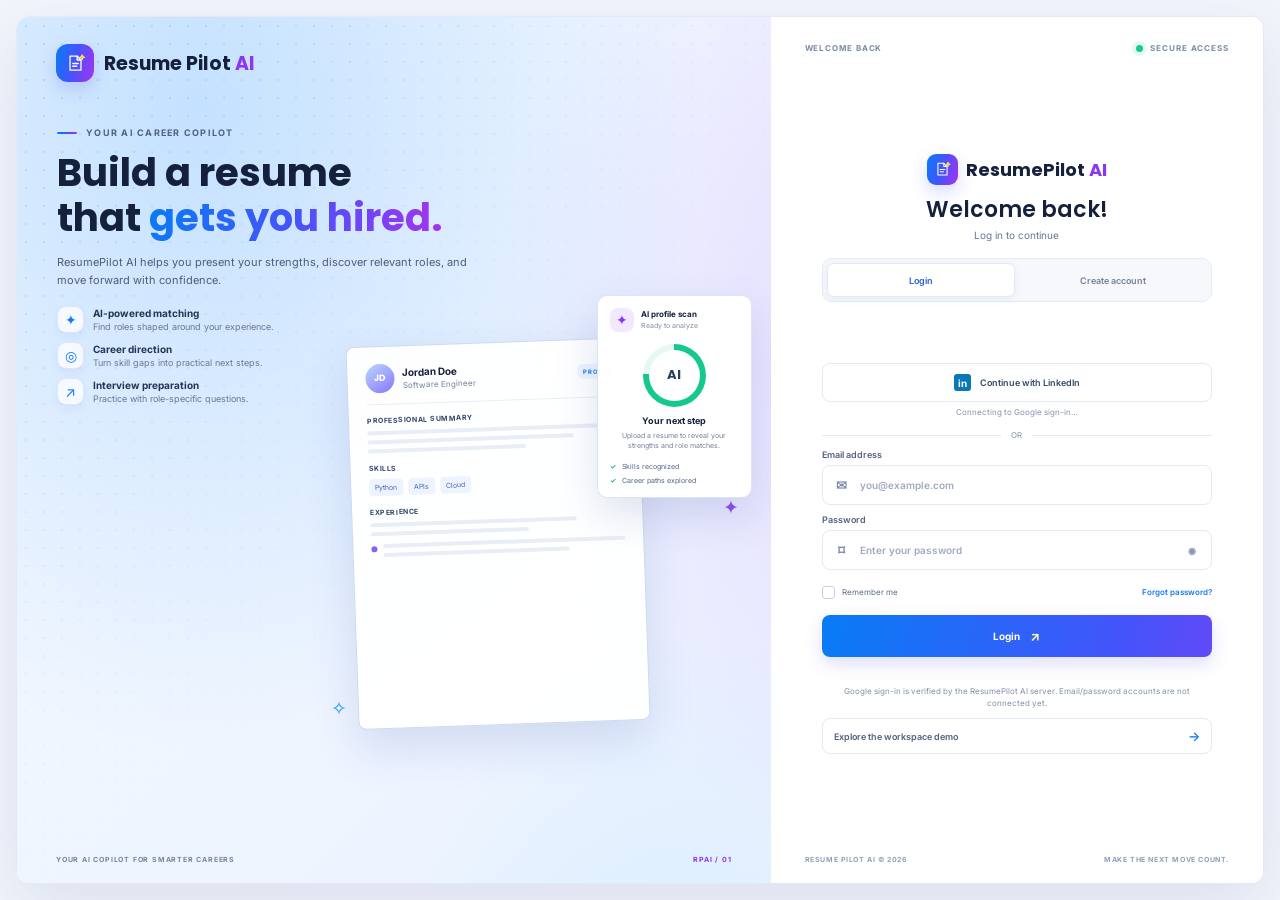
<file: frontend/login.html>
<!DOCTYPE html>
<html lang="en">
<head>
    <meta charset="UTF-8">
    <meta name="viewport" content="width=device-width, initial-scale=1.0">
    <meta name="theme-color" content="#f5f6fb">
    <title>Sign in | Resume Pilot AI</title>
    <link rel="preconnect" href="https://fonts.googleapis.com">
    <link rel="preconnect" href="https://fonts.gstatic.com" crossorigin>
    <link href="https://fonts.googleapis.com/css2?family=Inter:wght@400;500;600;700&family=Poppins:wght@400;500;600;700&display=swap" rel="stylesheet">
    <link rel="stylesheet" href="login.css">
    <script id="googleIdentityScript" src="https://accounts.google.com/gsi/client" async defer></script>
    <script src="login.js" defer></script>
</head>
<body class="login-page">
    <main class="login-shell">
        <section class="brand-panel" aria-labelledby="brandHeadline">
            <a class="login-brand" href="index.html" aria-label="Resume Pilot AI workspace">
                <span class="login-brand-mark" aria-hidden="true"><svg viewBox="0 0 32 32" fill="none"><path d="M9 6.5h9l5 5v13H9z"/><path d="M18 6.5v5h5M12.5 16h7M12.5 19.5h5"/><path class="logo-spark" d="m24.5 5 .9 2.1 2.1.9-2.1.9-.9 2.1-.9-2.1-2.1-.9 2.1-.9z"/></svg></span>
                <span>Resume Pilot <span class="brand-ai">AI</span></span>
            </a>

            <div class="brand-message">
                <p class="login-kicker"><span class="kicker-line"></span>YOUR AI CAREER COPILOT</p>
                <h1 id="brandHeadline">Build a resume<br>that <span>gets you hired.</span></h1>
                <p class="brand-description">ResumePilot AI helps you present your strengths, discover relevant roles, and move forward with confidence.</p>
                <ul class="feature-list">
                    <li><span class="feature-icon">✦</span><span><strong>AI-powered matching</strong><small>Find roles shaped around your experience.</small></span></li>
                    <li><span class="feature-icon">◎</span><span><strong>Career direction</strong><small>Turn skill gaps into practical next steps.</small></span></li>
                    <li><span class="feature-icon">↗</span><span><strong>Interview preparation</strong><small>Practice with role-specific questions.</small></span></li>
                </ul>
            </div>

            <div class="resume-scene" aria-label="Illustration of a resume profile and AI career analysis">
                <div class="resume-sheet">
                    <div class="resume-person"><span class="person-avatar">JD</span><span><strong>Jordan Doe</strong><small>Software Engineer</small></span><span class="resume-pill">PROFILE</span></div>
                    <div class="resume-rule"></div>
                    <span class="resume-label">PROFESSIONAL SUMMARY</span>
                    <div class="resume-line line-long"></div><div class="resume-line line-wide"></div><div class="resume-line line-medium"></div>
                    <span class="resume-label skills-label">SKILLS</span>
                    <div class="resume-tags"><i>Python</i><i>APIs</i><i>Cloud</i></div>
                    <span class="resume-label experience-label">EXPERIENCE</span>
                    <div class="resume-line line-wide"></div><div class="resume-line line-medium"></div>
                    <div class="resume-experience"><b></b><span></span><span></span></div>
                </div>
                <div class="analysis-card">
                    <div class="analysis-heading"><span class="analysis-spark">✦</span><span><strong>AI profile scan</strong><small>Ready to analyze</small></span></div>
                    <div class="score-gauge"><span>AI</span></div>
                    <strong class="analysis-title">Your next step</strong>
                    <p>Upload a resume to reveal your strengths and role matches.</p>
                    <div class="analysis-check"><b>✓</b> Skills recognized</div>
                    <div class="analysis-check"><b>✓</b> Career paths explored</div>
                </div>
                <span class="scene-spark spark-a">✦</span><span class="scene-spark spark-b">✧</span>
            </div>

            <div class="brand-footer"><span>YOUR AI COPILOT FOR SMARTER CAREERS</span><span>RPAI / 01</span></div>
        </section>

        <section class="form-panel" aria-labelledby="loginTitle">
            <div class="form-topline"><span>WELCOME BACK</span><span class="secure-label"><i></i>SECURE ACCESS</span></div>
            <div class="form-content">
                <div class="form-brand"><span class="login-brand-mark" aria-hidden="true"><svg viewBox="0 0 32 32" fill="none"><path d="M9 6.5h9l5 5v13H9z"/><path d="M18 6.5v5h5M12.5 16h7M12.5 19.5h5"/><path class="logo-spark" d="m24.5 5 .9 2.1 2.1.9-2.1.9-.9 2.1-.9-2.1-2.1-.9 2.1-.9z"/></svg></span><strong>ResumePilot <span>AI</span></strong></div>
                <h2 id="loginTitle">Welcome back!</h2>
                <p class="form-intro" id="formIntro">Log in to continue</p>
                <div class="auth-tabs" role="tablist" aria-label="Account access">
                    <button class="auth-tab active" id="loginTab" type="button" role="tab" aria-selected="true" aria-controls="accountForm" data-auth-mode="login">Login</button>
                    <button class="auth-tab" id="createAccountTab" type="button" role="tab" aria-selected="false" aria-controls="accountForm" data-auth-mode="register">Create account</button>
                </div>
                <div class="google-button-wrap"><div id="googleSignInButton"></div></div>
                <button class="provider-button linkedin-button" id="linkedinButton" type="button"><span class="linkedin-mark">in</span>Continue with LinkedIn</button>
                <p class="google-status" id="googleStatus" role="status" aria-live="polite">Connecting to Google sign-in…</p>
                <div class="form-divider"><span></span><b>OR</b><span></span></div>
                <form id="accountForm" novalidate>
                    <label class="login-field register-only" for="fullName" hidden><span>Full name</span><input id="fullName" name="name" type="text" autocomplete="name" placeholder="Your name"></label>
                    <label class="login-field" for="email"><span>Email address</span><span class="input-shell"><span class="field-icon" aria-hidden="true">✉</span><input id="email" name="email" type="email" autocomplete="email" placeholder="you@example.com" required></span></label>
                    <label class="login-field" for="password"><span>Password</span><span class="input-shell"><span class="field-icon" aria-hidden="true">⌑</span><input id="password" name="password" type="password" autocomplete="current-password" placeholder="Enter your password" minlength="8" required><button class="reveal-button" id="togglePassword" type="button" aria-label="Show password" aria-pressed="false">◉</button></span></label>
                    <div class="form-options"><label class="remember-option"><input type="checkbox" id="rememberMe"><span class="custom-check" aria-hidden="true"></span><span>Remember me</span></label><button class="forgot-button" id="forgotPasswordButton" type="button">Forgot password?</button></div>
                    <button class="sign-in-button" type="submit"><span id="submitLabel">Login</span><span aria-hidden="true">↗</span></button>
                </form>
                <p class="form-message" id="formMessage" role="status" aria-live="polite"></p>
                <p class="auth-note" id="authNote">Google sign-in is verified by the ResumePilot AI server. Email/password accounts are not connected yet.</p>
                <a class="workspace-link" href="index.html"><span>Explore the workspace demo</span><span aria-hidden="true">→</span></a>
            </div>
            <footer class="form-footer"><span>RESUME PILOT AI © 2026</span><span>MAKE THE NEXT MOVE COUNT.</span></footer>
        </section>
    </main>
</body>
</html>
</file>
<file: frontend/login.css>
:root {
    --pilot-ink: #14203c;
    --pilot-muted: #687692;
    --pilot-blue: #1479f8;
    --pilot-violet: #8c35f5;
    --pilot-cyan: #54c6ff;
    --pilot-line: #e3eaf5;
    --pilot-soft: #f5f8ff;
    --pilot-font: "Inter", "Segoe UI", sans-serif;
    --pilot-display: "Poppins", "Segoe UI", sans-serif;
    --pilot-gradient: linear-gradient(105deg, #087cf5 0%, #4354fa 48%, #a832ee 100%);
    --pilot-shadow: 0 22px 70px rgba(67, 87, 155, .13);
}

* { box-sizing: border-box; }
body.login-page {
    min-width: 320px;
    min-height: 100vh;
    margin: 0;
    padding: 16px;
    color: var(--pilot-ink);
    background: #f2f5fb;
    font-family: var(--pilot-font);
    font-size: 14px;
}
button, input { font: inherit; }
button:focus-visible, input:focus-visible, a:focus-visible { outline: 3px solid rgba(51, 119, 244, .25); outline-offset: 3px; }
[hidden] { display: none !important; }
[hidden] { display: none !important; }

.login-shell {
    display: grid;
    width: min(1480px, 100%);
    min-height: min(940px, calc(100vh - 32px));
    grid-template-columns: minmax(0, 1.53fr) minmax(390px, 1fr);
    margin: 0 auto;
    overflow: hidden;
    border: 1px solid #e4eaf5;
    border-radius: 13px;
    background: #fff;
    box-shadow: var(--pilot-shadow);
}

.brand-panel {
    position: relative;
    display: flex;
    min-width: 0;
    min-height: 780px;
    flex-direction: column;
    overflow: hidden;
    padding: 27px 39px 19px;
    isolation: isolate;
    background: linear-gradient(140deg, #f8fbff 2%, #eef5ff 45%, #f6efff 100%);
}
.brand-panel::before {
    position: absolute;
    z-index: -2;
    inset: -12%;
    background:
        radial-gradient(ellipse at 19% 12%, rgba(62, 160, 255, .26), transparent 32%),
        radial-gradient(ellipse at 78% 26%, rgba(165, 86, 255, .20), transparent 34%),
        radial-gradient(ellipse at 55% 90%, rgba(64, 203, 255, .22), transparent 36%),
        linear-gradient(136deg, #f4f9ff 5%, #edf3ff 54%, #faf1ff 100%);
    background-size: 150% 150%;
    animation: hero-glow 18s ease-in-out infinite alternate;
    content: "";
}
.brand-panel::after {
    position: absolute;
    z-index: -1;
    inset: 0;
    background-image: radial-gradient(rgba(57, 104, 201, .16) .7px, transparent .9px);
    background-size: 18px 18px;
    content: "";
    mask-image: linear-gradient(135deg, black 0%, transparent 66%);
    pointer-events: none;
}
@keyframes hero-glow { to { transform: translate3d(1.2%, -1%, 0) scale(1.035); background-position: 100% 45%; } }

.login-brand { position: relative; z-index: 2; display: inline-flex; width: fit-content; align-items: center; gap: 10px; color: var(--pilot-ink); font: 700 19px var(--pilot-display); text-decoration: none; }
.login-brand-mark { display: grid; width: 38px; height: 38px; flex: 0 0 auto; place-items: center; border-radius: 12px; background: var(--pilot-gradient); box-shadow: 0 7px 17px rgba(77, 91, 231, .22); }
.login-brand-mark svg { width: 25px; height: 25px; stroke: white; stroke-linecap: round; stroke-linejoin: round; stroke-width: 1.65; }
.login-brand-mark .logo-spark { fill: #ffdb52; stroke: #ffdb52; }
.brand-ai { color: var(--pilot-violet); }
.brand-message { position: relative; z-index: 2; width: min(470px, 62%); margin: 45px 0 0 1px; }
.login-kicker { display: flex; align-items: center; gap: 9px; margin: 0 0 12px; color: #506182; font-size: 9px; font-weight: 700; letter-spacing: 1.25px; }
.kicker-line { width: 20px; height: 2px; border-radius: 2px; background: var(--pilot-gradient); }
.brand-message h1 { margin: 0; font: 700 clamp(27px, 3vw, 42px)/1.18 var(--pilot-display); letter-spacing: 0; }
.brand-message h1 span { color: transparent; background: var(--pilot-gradient); background-clip: text; -webkit-background-clip: text; }
.brand-description { max-width: 420px; margin: 12px 0 17px; color: #4e5d78; font-size: 11px; line-height: 1.65; }
.feature-list { display: grid; gap: 9px; margin: 0; padding: 0; list-style: none; }
.feature-list li { display: flex; align-items: center; gap: 9px; min-width: 0; }
.feature-icon { display: grid; width: 27px; height: 27px; flex: 0 0 auto; place-items: center; border: 1px solid rgba(101, 115, 247, .16); border-radius: 9px; background: rgba(255,255,255,.75); color: var(--pilot-blue); font-size: 14px; box-shadow: 0 4px 10px rgba(73, 103, 192, .07); }
.feature-list strong, .feature-list small { display: block; }
.feature-list strong { color: #243653; font-size: 10px; font-weight: 700; }
.feature-list small { margin-top: 2px; color: #697895; font-size: 9px; }

.resume-scene { position: absolute; right: 2.5%; bottom: 15%; width: 57%; height: 54%; min-height: 320px; }
.resume-sheet { position: absolute; top: 12%; left: 7%; width: 68%; height: 82%; padding: 17px 18px; transform: rotate(-2deg); border: 1px solid rgba(201, 213, 238, .9); border-radius: 8px; background: rgba(255,255,255,.95); box-shadow: 0 19px 45px rgba(59, 90, 165, .16); }
.resume-person { display: flex; align-items: center; gap: 8px; }
.person-avatar { display: grid; width: 29px; height: 29px; place-items: center; border-radius: 50%; background: linear-gradient(145deg, #b7d8ff, #8a75f8); color: #fff; font: 700 9px var(--pilot-display); }
.resume-person strong, .resume-person small { display: block; }
.resume-person strong { font-size: 10px; }
.resume-person small { margin-top: 2px; color: #71809b; font-size: 8px; }
.resume-pill { margin-left: auto; padding: 4px 6px; border-radius: 5px; background: #edf4ff; color: var(--pilot-blue); font-size: 6px; font-weight: 700; letter-spacing: .6px; }
.resume-rule { height: 1px; margin: 11px 0; background: #e9eef6; }
.resume-label { display: block; margin: 8px 0 6px; color: #34486a; font-size: 7px; font-weight: 700; letter-spacing: .55px; }
.resume-line { height: 4px; margin: 5px 0; border-radius: 4px; background: #e8edf6; }
.line-long { width: 93%; }.line-wide { width: 81%; }.line-medium { width: 62%; }
.skills-label { margin-top: 11px; }
.resume-tags { display: flex; gap: 5px; }
.resume-tags i { padding: 4px 6px; border-radius: 4px; background: #eef4ff; color: #4869b8; font-size: 7px; font-style: normal; }
.experience-label { margin-top: 12px; }
.resume-experience { display: grid; grid-template-columns: 6px 1fr; gap: 5px 6px; margin-top: 8px; }
.resume-experience b { grid-row: span 2; width: 6px; height: 6px; margin-top: 2px; border-radius: 50%; background: #8e60f2; }
.resume-experience span { height: 4px; border-radius: 4px; background: #e9eef6; }
.resume-experience span:last-child { width: 77%; }
.analysis-card { position: absolute; z-index: 2; top: 2%; right: 0; width: 36%; min-width: 135px; padding: 12px; border: 1px solid rgba(218, 225, 243, .9); border-radius: 10px; background: rgba(255,255,255,.97); box-shadow: 0 17px 40px rgba(65, 90, 159, .17); }
.analysis-heading { display: flex; align-items: center; gap: 7px; }
.analysis-spark { display: grid; width: 24px; height: 24px; place-items: center; border-radius: 8px; background: #f1eaff; color: var(--pilot-violet); }
.analysis-heading strong, .analysis-heading small { display: block; }
.analysis-heading strong { font-size: 8px; }
.analysis-heading small { margin-top: 2px; color: #8190a9; font-size: 7px; }
.score-gauge { display: grid; width: 63px; height: 63px; place-items: center; margin: 12px auto 8px; border-radius: 50%; background: conic-gradient(#15c88d 0 76%, #e7f7f1 76% 100%); position: relative; }
.score-gauge::before { position: absolute; inset: 6px; border-radius: inherit; background: white; content: ""; }
.score-gauge span { z-index: 1; color: #29405c; font: 700 13px var(--pilot-display); }
.analysis-title { display: block; text-align: center; font-size: 9px; }
.analysis-card p { margin: 5px 0 10px; color: #73819a; font-size: 7px; line-height: 1.5; text-align: center; }
.analysis-check { margin-top: 5px; color: #52647e; font-size: 7px; }
.analysis-check b { margin-right: 4px; color: #13b981; }
.scene-spark { position: absolute; color: #8b4cf2; font-size: 19px; animation: spark-drift 4s ease-in-out infinite alternate; }
.spark-a { top: 45%; right: 3%; }.spark-b { left: 2%; bottom: 7%; color: #1699ff; animation-delay: -2s; }
@keyframes spark-drift { to { transform: translateY(-8px) rotate(18deg); opacity: .55; } }
.brand-footer { position: relative; z-index: 3; display: flex; justify-content: space-between; margin-top: auto; color: #7686a3; font-size: 7px; font-weight: 700; letter-spacing: .8px; }
.brand-footer span:last-child { color: var(--pilot-violet); }

.form-panel { display: flex; min-width: 0; flex-direction: column; padding: 26px 34px 19px; background: rgba(255,255,255,.97); }
.form-topline { display: flex; align-items: center; justify-content: space-between; gap: 10px; color: #7c8aa3; font-size: 8px; font-weight: 700; letter-spacing: .9px; }
.secure-label { display: inline-flex; align-items: center; gap: 7px; white-space: nowrap; }
.secure-label i { width: 7px; height: 7px; border-radius: 50%; background: #18c88d; box-shadow: 0 0 0 4px rgba(24,200,141,.11); }
.form-content { width: min(390px, 100%); margin: auto; padding: 24px 0; }
.form-brand { display: flex; align-items: center; justify-content: center; gap: 8px; margin: 0 0 10px; font: 700 18px var(--pilot-display); }
.form-brand .login-brand-mark { width: 31px; height: 31px; border-radius: 9px; }
.form-brand .login-brand-mark svg { width: 21px; height: 21px; }
.form-brand strong span { color: var(--pilot-violet); }
.form-content h2 { margin: 0; font: 600 22px/1.35 var(--pilot-display); text-align: center; }
.form-intro { margin: 5px 0 17px; color: var(--pilot-muted); font-size: 10px; text-align: center; }
.auth-tabs { display: grid; grid-template-columns: 1fr 1fr; gap: 4px; margin-bottom: 14px; padding: 4px; border: 1px solid #e5eaf4; border-radius: 10px; background: #f6f8fc; }
.auth-tab { min-height: 34px; border: 1px solid transparent; border-radius: 7px; background: transparent; color: #74819b; font-size: 9px; font-weight: 600; cursor: pointer; transition: color .18s ease, background .18s ease, box-shadow .18s ease; }
.auth-tab.active { border-color: #e3e9f6; background: white; color: #265fdb; box-shadow: 0 2px 8px rgba(42, 81, 164, .08); }
.google-button-wrap { display: flex; min-height: 40px; align-items: center; justify-content: center; overflow: hidden; }
.google-button-wrap > div { width: 100%; }
.google-button-wrap iframe { max-width: 100%; }
.provider-button { display: flex; width: 100%; min-height: 39px; align-items: center; justify-content: center; gap: 9px; margin-top: 7px; border: 1px solid var(--pilot-line); border-radius: 8px; background: white; color: #394a66; font-size: 9px; font-weight: 600; cursor: pointer; transition: border-color .18s ease, background .18s ease; }
.provider-button:hover { border-color: #a8bced; background: #fafdff; }
.linkedin-mark { display: grid; width: 17px; height: 17px; place-items: center; border-radius: 3px; background: #0a78b5; color: #fff; font-size: 10px; font-weight: 700; }
.google-status { min-height: 14px; margin: 5px 0 0; color: #8591a8; font-size: 8px; line-height: 1.45; text-align: center; }
.google-status.error { color: #bc4e61; }
.form-divider { display: flex; align-items: center; gap: 10px; margin: 9px 0; color: #98a2b4; }
.form-divider span { flex: 1; height: 1px; background: var(--pilot-line); }
.form-divider b { font-size: 8px; font-weight: 500; }
.login-field { display: grid; gap: 5px; margin-bottom: 9px; color: #52627d; font-size: 9px; font-weight: 600; }
.input-shell { position: relative; display: flex; min-height: 40px; align-items: center; border: 1px solid var(--pilot-line); border-radius: 8px; background: #fff; transition: border-color .18s ease, box-shadow .18s ease; }
.input-shell:focus-within { border-color: #779af3; box-shadow: 0 0 0 3px rgba(71, 111, 235, .1); }
.field-icon { display: grid; width: 37px; flex: 0 0 auto; place-items: center; color: #7e8da7; font-size: 13px; }
.input-shell input { width: 100%; min-width: 0; height: 38px; padding: 0 11px 0 0; border: 0; outline: 0; background: transparent; color: var(--pilot-ink); font-size: 10px; }
.input-shell input::placeholder { color: #a0abc0; }
.reveal-button { display: grid; width: 37px; height: 36px; flex: 0 0 auto; place-items: center; border: 0; background: transparent; color: #8795ad; cursor: pointer; }
.form-options { display: flex; min-height: 26px; align-items: center; justify-content: space-between; gap: 10px; margin: 1px 0 10px; }
.remember-option { display: inline-flex; align-items: center; gap: 7px; color: #5e6d86; font-size: 8px; cursor: pointer; }
.remember-option input { position: absolute; width: 1px; height: 1px; opacity: 0; }
.custom-check { display: grid; width: 13px; height: 13px; place-items: center; border: 1px solid #c6d1e1; border-radius: 3px; background: white; }
.remember-option input:checked + .custom-check { border-color: var(--pilot-blue); background: var(--pilot-blue); }
.remember-option input:checked + .custom-check::after { width: 6px; height: 3px; border-bottom: 1.5px solid white; border-left: 1.5px solid white; content: ""; transform: rotate(-45deg) translate(1px, -1px); }
.forgot-button { padding: 4px 0; border: 0; background: transparent; color: var(--pilot-blue); font-size: 8px; font-weight: 600; cursor: pointer; }
.forgot-button:hover { text-decoration: underline; }
.sign-in-button { display: flex; width: 100%; min-height: 42px; align-items: center; justify-content: center; gap: 10px; border: 0; border-radius: 8px; background: var(--pilot-gradient); background-size: 160% 100%; box-shadow: 0 7px 17px rgba(84, 84, 225, .19); color: white; font-size: 10px; font-weight: 700; cursor: pointer; transition: transform .18s ease, box-shadow .18s ease, background-position .2s ease; }
.sign-in-button:hover { transform: translateY(-1px); background-position: 100% 0; box-shadow: 0 10px 22px rgba(84, 84, 225, .24); }
.sign-in-button span:last-child { color: #fff7a4; font-size: 13px; }
.form-message { min-height: 15px; margin: 5px 0 0; color: #b7495c; font-size: 8px; line-height: 1.4; text-align: center; }
.auth-note { margin: 9px 0 0; color: #8190a6; font-size: 8px; line-height: 1.45; text-align: center; }
.workspace-link { display: flex; min-height: 36px; align-items: center; justify-content: space-between; margin-top: 9px; padding: 0 11px; border: 1px solid #e3e9f4; border-radius: 8px; background: #fff; color: #52617a; font-size: 9px; font-weight: 600; text-decoration: none; transition: border-color .18s ease, background .18s ease; }
.workspace-link span:last-child { color: var(--pilot-blue); font-size: 13px; }
.workspace-link:hover { border-color: #a8bced; background: #fafdff; }
.form-footer { display: flex; justify-content: space-between; gap: 8px; color: #91a0b7; font-size: 7px; font-weight: 700; letter-spacing: .6px; }

@media (max-width: 900px) {
    body.login-page { padding: 10px; }
    .login-shell { min-height: calc(100vh - 20px); grid-template-columns: minmax(0, 1.1fr) minmax(350px, .9fr); }
    .brand-panel { padding-right: 26px; padding-left: 26px; }
    .brand-message { width: 68%; margin-top: 37px; }
    .brand-message h1 { font-size: 31px; }
    .resume-scene { right: 1%; width: 60%; }
    .form-panel { padding-right: 25px; padding-left: 25px; }
}

@media (max-width: 680px) {
    body.login-page { padding: 0; background: #f3f6fc; }
    .login-shell { display: flex; min-height: 100vh; flex-direction: column; border: 0; border-radius: 0; box-shadow: none; }
    .brand-panel { min-height: 515px; flex: 0 0 auto; padding: 19px 20px 14px; }
    .login-brand { font-size: 16px; }
    .login-brand-mark { width: 32px; height: 32px; }
    .login-brand-mark svg { width: 22px; height: 22px; }
    .brand-message { width: min(420px, 100%); margin: 30px 0 0; }
    .login-kicker { margin-bottom: 9px; font-size: 8px; }
    .brand-message h1 { font-size: 29px; line-height: 1.16; }
    .brand-description { max-width: 380px; margin: 8px 0 12px; font-size: 10px; }
    .feature-list { grid-template-columns: 1fr 1fr; gap: 8px; max-width: 430px; }
    .feature-list li { align-items: flex-start; gap: 6px; }
    .feature-list li:last-child { display: none; }
    .feature-icon { width: 23px; height: 23px; font-size: 12px; }
    .feature-list strong { font-size: 8px; }
    .feature-list small { font-size: 7px; }
    .resume-scene { right: 4%; bottom: 5%; width: min(440px, 88%); height: 34%; min-height: 155px; }
    .resume-sheet { top: 9%; left: 4%; width: 67%; height: 85%; padding: 10px 11px; }
    .analysis-card { top: 0; right: 1%; width: 36%; min-width: 120px; padding: 9px; }
    .score-gauge { width: 48px; height: 48px; margin: 7px auto 5px; }
    .score-gauge span { font-size: 10px; }
    .analysis-card p { font-size: 6px; }
    .analysis-check { font-size: 6px; }
    .brand-footer { display: none; }
    .form-panel { flex: 1; padding: 18px 21px 14px; }
    .form-content { width: min(390px, 100%); padding: 12px 0 20px; }
    .form-topline { font-size: 7px; }
    .form-content h2 { font-size: 20px; }
    .form-intro { margin-bottom: 12px; }
    .form-footer { margin-top: auto; }
}

@media (max-width: 360px) {
    .brand-panel { min-height: 490px; }
    .brand-message h1 { font-size: 26px; }
    .feature-list { grid-template-columns: 1fr; }
    .feature-list li:last-child { display: flex; }
    .resume-scene { width: 95%; }
    .form-panel { padding-right: 16px; padding-left: 16px; }
}

@media (prefers-reduced-motion: reduce) {
    *, *::before, *::after { animation-duration: .01ms !important; animation-iteration-count: 1 !important; scroll-behavior: auto !important; transition-duration: .01ms !important; }
}
</file>
